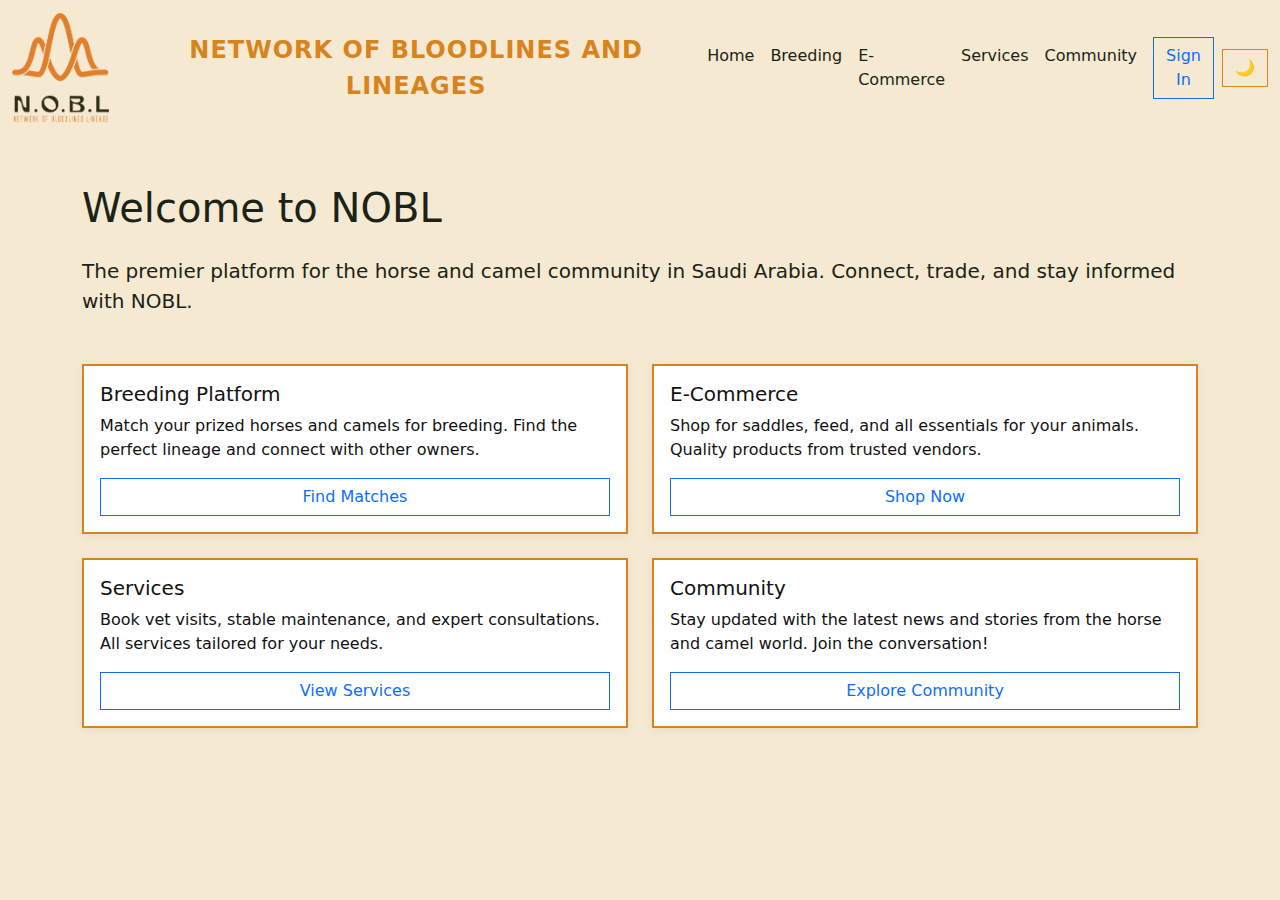
<file: index.html>
<!DOCTYPE html>
<html lang="en">
<head>
  <meta charset="UTF-8">
  <meta name="viewport" content="width=device-width, initial-scale=1.0">
  <title>NOBL - Network of Bloodlines Lineage</title>
  <link href="https://cdn.jsdelivr.net/npm/bootstrap@5.3.0/dist/css/bootstrap.min.css" rel="stylesheet">
  <link rel="stylesheet" href="css/styles.css">
</head>
<body class="light home-page">
  <nav class="navbar navbar-expand-lg nobl-navbar">
    <div class="container-fluid">
      <a class="navbar-brand d-flex align-items-center" href="index.html">
        <img src="Images/NOBL-1.png" alt="NOBL Logo" height="110" class="me-2">
      </a>
      <span class="navbar-title mx-auto fw-bold text-uppercase text-center">Network Of Bloodlines and Lineages</span>
      <button class="navbar-toggler" type="button" data-bs-toggle="collapse" data-bs-target="#navbarNav" aria-controls="navbarNav" aria-expanded="false" aria-label="Toggle navigation">
        <span class="navbar-toggler-icon"></span>
      </button>
      <div class="collapse navbar-collapse" id="navbarNav">
        <ul class="navbar-nav ms-auto mb-2 mb-lg-0">
          <li class="nav-item"><a class="nav-link active" href="index.html">Home</a></li>
          <li class="nav-item"><a class="nav-link" href="breeding.html">Breeding</a></li>
          <li class="nav-item"><a class="nav-link" href="ecommerce.html">E-Commerce</a></li>
          <li class="nav-item"><a class="nav-link" href="services.html">Services</a></li>
          <li class="nav-item"><a class="nav-link" href="community.html">Community</a></li>
          <li class="nav-item" id="manage-products-tab" style="display:none;"><a class="nav-link" href="manage-products.html">Manage Products</a></li>
          <li class="nav-item d-flex align-items-center ms-2">
            <button id="signin-btn" class="btn btn-outline-primary me-2" data-bs-toggle="modal" data-bs-target="#signinModal">Sign In</button>
            <button id="theme-toggle" class="btn btn-outline-secondary" aria-label="Toggle theme">🌙</button>
          </li>
        </ul>
      </div>
    </div>
  </nav>
  <!-- Sign In Modal -->
  <div class="modal fade" id="signinModal" tabindex="-1" aria-labelledby="signinModalLabel" aria-hidden="true">
    <div class="modal-dialog">
      <div class="modal-content">
        <div class="modal-header">
          <h5 class="modal-title" id="signinModalLabel">Sign In</h5>
          <button type="button" class="btn-close" data-bs-dismiss="modal" aria-label="Close"></button>
        </div>
        <div class="modal-body">
          <form id="signin-form">
            <div class="mb-3">
              <label for="signin-username" class="form-label">Username</label>
              <input type="text" class="form-control" id="signin-username" required placeholder="Enter your username">
            </div>
            <div class="mb-3">
              <label for="signin-password" class="form-label">Password</label>
              <input type="password" class="form-control" id="signin-password" required placeholder="Enter your password">
              <span class="forgot-link">Forgot password?</span>
            </div>
            <div id="signin-error" class="text-danger mb-2 d-none">Invalid username or password.</div>
            <button type="submit" class="btn btn-primary w-100">Sign In</button>
          </form>
        </div>
      </div>
    </div>
  </div>
  <main class="container py-5">
    <h1 class="mb-4">Welcome to NOBL</h1>
    <p class="lead">The premier platform for the horse and camel community in Saudi Arabia. Connect, trade, and stay informed with NOBL.</p>
    <div class="row row-cols-1 row-cols-md-2 g-4 mt-4">
      <div class="col">
        <div class="card nobl-card h-100">
          <div class="card-body d-flex flex-column">
            <h5 class="card-title">Breeding Platform</h5>
            <p class="card-text flex-grow-1">Match your prized horses and camels for breeding. Find the perfect lineage and connect with other owners.</p>
            <a href="#breeding" class="btn btn-outline-primary mt-auto">Find Matches</a>
          </div>
        </div>
      </div>
      <div class="col">
        <div class="card nobl-card h-100">
          <div class="card-body d-flex flex-column">
            <h5 class="card-title">E-Commerce</h5>
            <p class="card-text flex-grow-1">Shop for saddles, feed, and all essentials for your animals. Quality products from trusted vendors.</p>
            <a href="#ecommerce" class="btn btn-outline-primary mt-auto">Shop Now</a>
          </div>
        </div>
      </div>
      <div class="col">
        <div class="card nobl-card h-100">
          <div class="card-body d-flex flex-column">
            <h5 class="card-title">Services</h5>
            <p class="card-text flex-grow-1">Book vet visits, stable maintenance, and expert consultations. All services tailored for your needs.</p>
            <a href="#services" class="btn btn-outline-primary mt-auto">View Services</a>
          </div>
        </div>
      </div>
      <div class="col">
        <div class="card nobl-card h-100">
          <div class="card-body d-flex flex-column">
            <h5 class="card-title">Community</h5>
            <p class="card-text flex-grow-1">Stay updated with the latest news and stories from the horse and camel world. Join the conversation!</p>
            <a href="#community" class="btn btn-outline-primary mt-auto">Explore Community</a>
          </div>
        </div>
      </div>
    </div>
    <!-- End homepage content -->
  </main>
  <script src="https://cdn.jsdelivr.net/npm/bootstrap@5.3.0/dist/js/bootstrap.bundle.min.js"></script>
  <script src="js/main.js"></script>
</body>
</html>
</file>
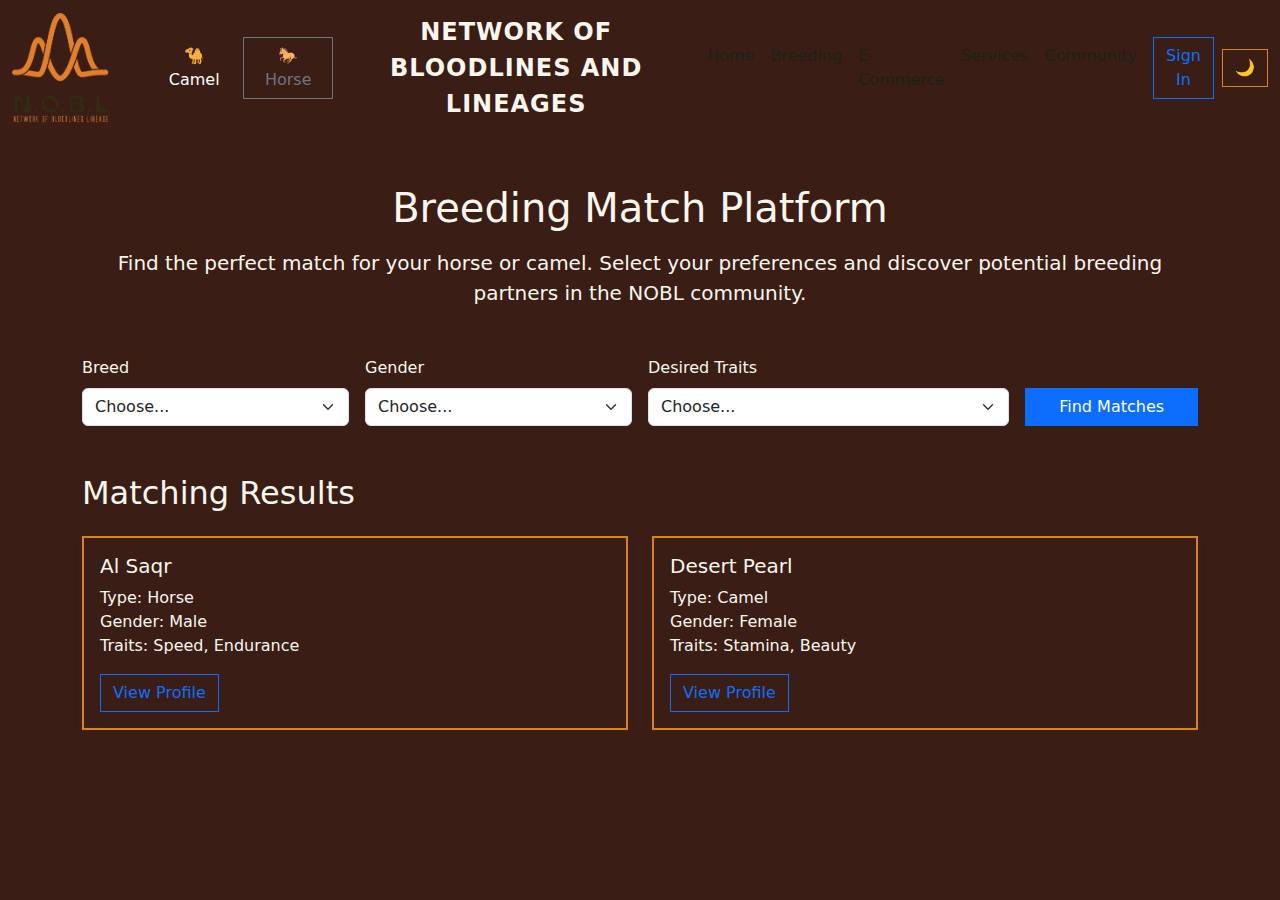
<file: breeding.html>
<!DOCTYPE html>
<html lang="en">
<head>
  <meta charset="UTF-8">
  <meta name="viewport" content="width=device-width, initial-scale=1.0">
  <title>NOBL - Breeding Platform</title>
  <link href="https://cdn.jsdelivr.net/npm/bootstrap@5.3.0/dist/css/bootstrap.min.css" rel="stylesheet">
  <link rel="stylesheet" href="css/styles.css">
</head>
<body class="light">
  <nav class="navbar navbar-expand-lg nobl-navbar">
    <div class="container-fluid">
      <a class="navbar-brand d-flex align-items-center" href="index.html">
        <img src="Images/NOBL-1.png" alt="NOBL Logo" height="110" class="me-2">
      </a>
      <div id="mode-switcher" class="d-flex align-items-center ms-3">
        <button id="camel-mode" class="btn btn-outline-secondary me-1">🐪 Camel</button>
        <button id="horse-mode" class="btn btn-outline-secondary">🐎 Horse</button>
      </div>
      <span class="navbar-title mx-auto fw-bold text-uppercase text-center">Network Of Bloodlines and Lineages</span>
      <button class="navbar-toggler" type="button" data-bs-toggle="collapse" data-bs-target="#navbarNav" aria-controls="navbarNav" aria-expanded="false" aria-label="Toggle navigation">
        <span class="navbar-toggler-icon"></span>
      </button>
      <div class="collapse navbar-collapse" id="navbarNav">
        <ul class="navbar-nav ms-auto mb-2 mb-lg-0">
          <li class="nav-item"><a class="nav-link" href="index.html">Home</a></li>
          <li class="nav-item"><a class="nav-link active" href="breeding.html">Breeding</a></li>
          <li class="nav-item"><a class="nav-link" href="ecommerce.html">E-Commerce</a></li>
          <li class="nav-item"><a class="nav-link" href="services.html">Services</a></li>
          <li class="nav-item"><a class="nav-link" href="community.html">Community</a></li>
          <li class="nav-item d-flex align-items-center ms-2">
            <button id="signin-btn" class="btn btn-outline-primary me-2" data-bs-toggle="modal" data-bs-target="#signinModal">Sign In</button>
            <button id="theme-toggle" class="btn btn-outline-secondary" aria-label="Toggle theme">🌙</button>
          </li>
        </ul>
      </div>
    </div>
  </nav>
  <!-- Sign In Modal -->
  <div class="modal fade" id="signinModal" tabindex="-1" aria-labelledby="signinModalLabel" aria-hidden="true">
    <div class="modal-dialog">
      <div class="modal-content">
        <div class="modal-header">
          <h5 class="modal-title" id="signinModalLabel">Sign In</h5>
          <button type="button" class="btn-close" data-bs-dismiss="modal" aria-label="Close"></button>
        </div>
        <div class="modal-body">
          <form id="signin-form">
            <div class="mb-3">
              <label for="signin-username" class="form-label">Username</label>
              <input type="text" class="form-control" id="signin-username" required placeholder="Enter your username">
            </div>
            <div class="mb-3">
              <label for="signin-password" class="form-label">Password</label>
              <input type="password" class="form-control" id="signin-password" required placeholder="Enter your password">
              <span class="forgot-link">Forgot password?</span>
            </div>
            <div id="signin-error" class="text-danger mb-2 d-none">Invalid username or password.</div>
            <button type="submit" class="btn btn-primary w-100">Sign In</button>
          </form>
        </div>
      </div>
    </div>
  </div>
  <main class="container py-5">
    <section class="mb-5 text-center">
      <h1 class="mb-3">Breeding Match Platform</h1>
      <p class="lead">Find the perfect match for your horse or camel. Select your preferences and discover potential breeding partners in the NOBL community.</p>
    </section>
    <section class="mb-5">
      <form id="breeding-form" class="row g-3 justify-content-center">
        <div class="col-md-3">
          <label for="breedSelect" class="form-label">Breed</label>
          <select class="form-select" id="breedSelect" required>
            <!-- Options will be populated by JS -->
          </select>
          <input type="text" class="form-control mt-2 d-none" id="otherBreedInput" placeholder="Enter breed" />
        </div>
        <div class="col-md-3">
          <label for="gender" class="form-label">Gender</label>
          <select class="form-select" id="gender" required>
            <option value="">Choose...</option>
            <option value="male">Male</option>
            <option value="female">Female</option>
          </select>
        </div>
        <div class="col-md-4">
          <label for="traitsSelect" class="form-label">Desired Traits</label>
          <select class="form-select" id="traitsSelect" required>
            <!-- Options will be populated by JS -->
          </select>
          <input type="text" class="form-control mt-2 d-none" id="otherTraitInput" placeholder="Enter trait" />
        </div>
        <div class="col-md-2 d-flex align-items-end">
          <button type="submit" class="btn btn-primary w-100">Find Matches</button>
        </div>
      </form>
    </section>
    <section>
      <h2 class="mb-4">Matching Results</h2>
      <div id="results" class="row row-cols-1 row-cols-md-2 g-4">
        <!-- Demo cards, will be replaced by JS -->
        <div class="col">
          <div class="card nobl-card h-100">
            <div class="card-body">
              <h5 class="card-title">Al Saqr</h5>
              <p class="card-text">Type: Horse<br>Gender: Male<br>Traits: Speed, Endurance</p>
              <a href="#" class="btn btn-outline-primary">View Profile</a>
            </div>
          </div>
        </div>
        <div class="col">
          <div class="card nobl-card h-100">
            <div class="card-body">
              <h5 class="card-title">Desert Pearl</h5>
              <p class="card-text">Type: Camel<br>Gender: Female<br>Traits: Stamina, Beauty</p>
              <a href="#" class="btn btn-outline-primary">View Profile</a>
            </div>
          </div>
        </div>
      </div>
    </section>
  </main>
  <script src="https://cdn.jsdelivr.net/npm/bootstrap@5.3.0/dist/js/bootstrap.bundle.min.js"></script>
  <script src="js/main.js"></script>
  <script src="js/breeding.js"></script>
</body>
</html>
</file>
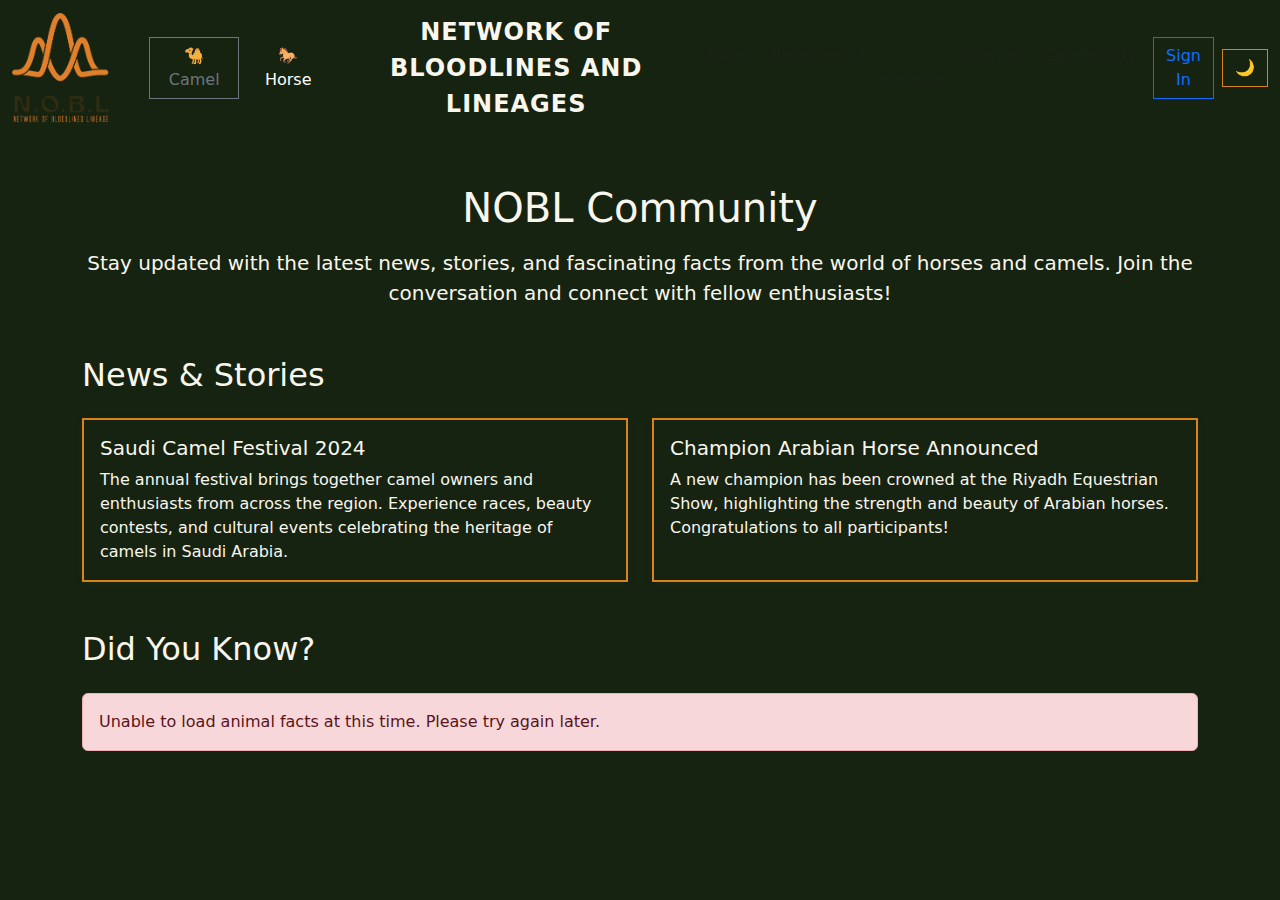
<file: community.html>
<!DOCTYPE html>
<html lang="en">
<head>
  <meta charset="UTF-8">
  <meta name="viewport" content="width=device-width, initial-scale=1.0">
  <title>NOBL - Community</title>
  <link href="https://cdn.jsdelivr.net/npm/bootstrap@5.3.0/dist/css/bootstrap.min.css" rel="stylesheet">
  <link rel="stylesheet" href="css/styles.css">
</head>
<body class="light">
  <nav class="navbar navbar-expand-lg nobl-navbar">
    <div class="container-fluid">
      <a class="navbar-brand d-flex align-items-center" href="index.html">
        <img src="Images/NOBL-1.png" alt="NOBL Logo" height="110" class="me-2">
      </a>
      <div id="mode-switcher" class="d-flex align-items-center ms-3">
        <button id="camel-mode" class="btn btn-outline-secondary me-1">🐪 Camel</button>
        <button id="horse-mode" class="btn btn-outline-secondary">🐎 Horse</button>
      </div>
      <span class="navbar-title mx-auto fw-bold text-uppercase text-center">Network Of Bloodlines and Lineages</span>
      <button class="navbar-toggler" type="button" data-bs-toggle="collapse" data-bs-target="#navbarNav" aria-controls="navbarNav" aria-expanded="false" aria-label="Toggle navigation">
        <span class="navbar-toggler-icon"></span>
      </button>
      <div class="collapse navbar-collapse" id="navbarNav">
        <ul class="navbar-nav ms-auto mb-2 mb-lg-0">
          <li class="nav-item"><a class="nav-link" href="index.html">Home</a></li>
          <li class="nav-item"><a class="nav-link" href="breeding.html">Breeding</a></li>
          <li class="nav-item"><a class="nav-link" href="ecommerce.html">E-Commerce</a></li>
          <li class="nav-item"><a class="nav-link" href="services.html">Services</a></li>
          <li class="nav-item"><a class="nav-link active" href="community.html">Community</a></li>
          <li class="nav-item d-flex align-items-center ms-2">
            <button id="signin-btn" class="btn btn-outline-primary me-2" data-bs-toggle="modal" data-bs-target="#signinModal">Sign In</button>
            <button id="theme-toggle" class="btn btn-outline-secondary" aria-label="Toggle theme">🌙</button>
          </li>
        </ul>
      </div>
    </div>
  </nav>
  <!-- Sign In Modal -->
  <div class="modal fade" id="signinModal" tabindex="-1" aria-labelledby="signinModalLabel" aria-hidden="true">
    <div class="modal-dialog">
      <div class="modal-content">
        <div class="modal-header">
          <h5 class="modal-title" id="signinModalLabel">Sign In</h5>
          <button type="button" class="btn-close" data-bs-dismiss="modal" aria-label="Close"></button>
        </div>
        <div class="modal-body">
          <form id="signin-form">
            <div class="mb-3">
              <label for="signin-username" class="form-label">Username</label>
              <input type="text" class="form-control" id="signin-username" required placeholder="Enter your username">
            </div>
            <div class="mb-3">
              <label for="signin-password" class="form-label">Password</label>
              <input type="password" class="form-control" id="signin-password" required placeholder="Enter your password">
              <span class="forgot-link">Forgot password?</span>
            </div>
            <div id="signin-error" class="text-danger mb-2 d-none">Invalid username or password.</div>
            <button type="submit" class="btn btn-primary w-100">Sign In</button>
          </form>
        </div>
      </div>
    </div>
  </div>
  <main class="container py-5">
    <section class="mb-5 text-center">
      <h1 class="mb-3">NOBL Community</h1>
      <p class="lead">Stay updated with the latest news, stories, and fascinating facts from the world of horses and camels. Join the conversation and connect with fellow enthusiasts!</p>
    </section>
    <section class="mb-5">
      <h2 class="mb-4">News & Stories</h2>
      <div class="row row-cols-1 row-cols-md-2 g-4">
        <div class="col">
          <div class="card nobl-card h-100">
            <div class="card-body">
              <h5 class="card-title">Saudi Camel Festival 2024</h5>
              <p class="card-text">The annual festival brings together camel owners and enthusiasts from across the region. Experience races, beauty contests, and cultural events celebrating the heritage of camels in Saudi Arabia.</p>
            </div>
          </div>
        </div>
        <div class="col">
          <div class="card nobl-card h-100">
            <div class="card-body">
              <h5 class="card-title">Champion Arabian Horse Announced</h5>
              <p class="card-text">A new champion has been crowned at the Riyadh Equestrian Show, highlighting the strength and beauty of Arabian horses. Congratulations to all participants!</p>
            </div>
          </div>
        </div>
      </div>
    </section>
    <section>
      <h2 class="mb-4">Did You Know?</h2>
      <div id="facts-container" class="row row-cols-1 row-cols-md-2 g-4">
        <div class="col" id="loading-fact">
          <div class="card nobl-card h-100 text-center p-4">
            <div class="spinner-border text-primary mb-3" role="status">
              <span class="visually-hidden">Loading...</span>
            </div>
            <p>Loading animal facts...</p>
          </div>
        </div>
      </div>
      <div id="fact-error" class="alert alert-danger mt-4 d-none" role="alert">
        Unable to load animal facts at this time. Please try again later.
      </div>
    </section>
  </main>
  <script src="https://cdn.jsdelivr.net/npm/bootstrap@5.3.0/dist/js/bootstrap.bundle.min.js"></script>
  <script src="js/main.js"></script>
  <script src="js/community.js"></script>
</body>
</html>
</file>
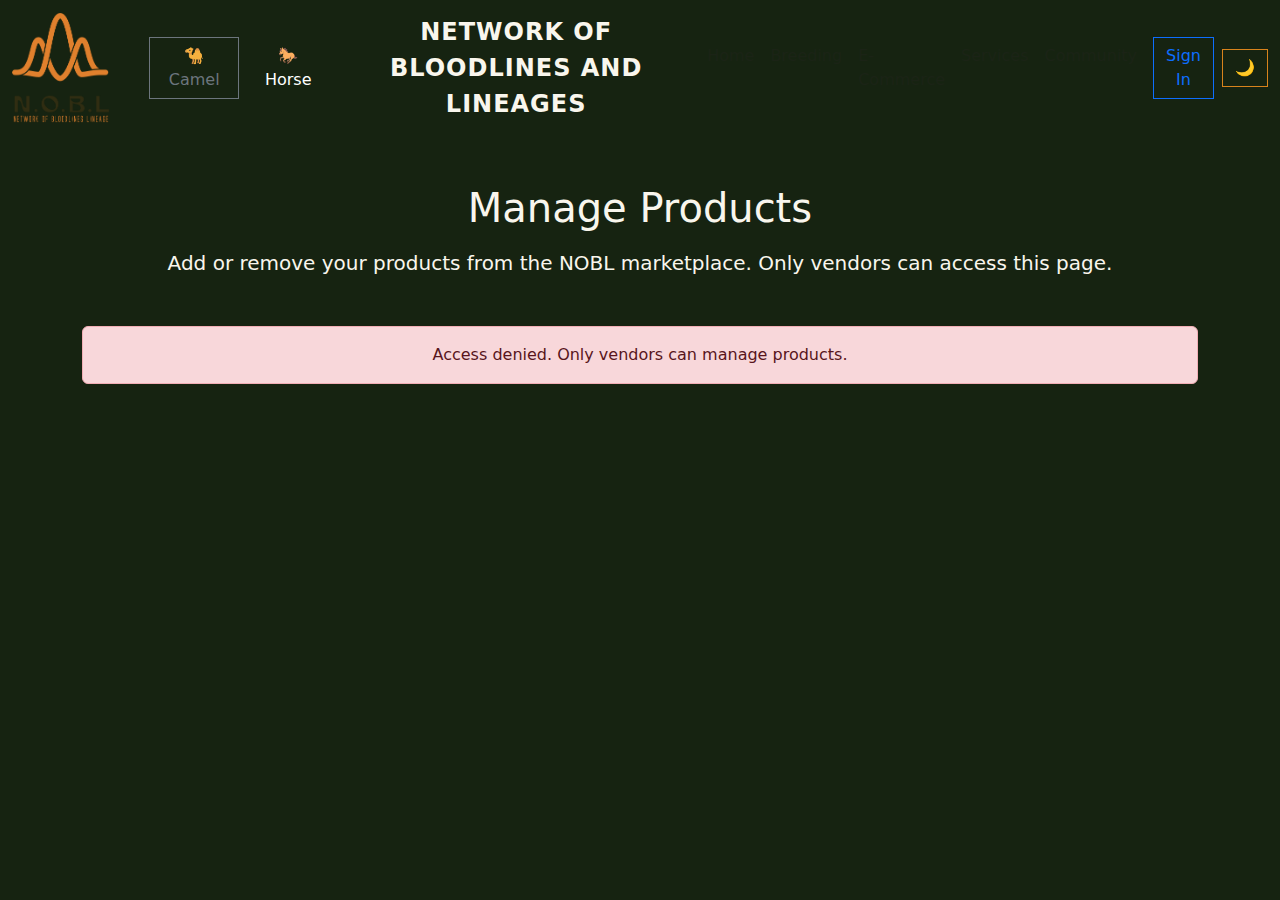
<file: manage-products.html>
<!DOCTYPE html>
<html lang="en">
<head>
  <meta charset="UTF-8">
  <meta name="viewport" content="width=device-width, initial-scale=1.0">
  <title>NOBL - Manage Products</title>
  <link href="https://cdn.jsdelivr.net/npm/bootstrap@5.3.0/dist/css/bootstrap.min.css" rel="stylesheet">
  <link rel="stylesheet" href="css/styles.css">
</head>
<body class="light">
  <nav class="navbar navbar-expand-lg nobl-navbar">
    <div class="container-fluid">
      <a class="navbar-brand d-flex align-items-center" href="index.html">
        <img src="Images/NOBL-1.png" alt="NOBL Logo" height="110" class="me-2">
      </a>
      <div id="mode-switcher" class="d-flex align-items-center ms-3">
        <button id="camel-mode" class="btn btn-outline-secondary me-1">🐪 Camel</button>
        <button id="horse-mode" class="btn btn-outline-secondary">🐎 Horse</button>
      </div>
      <span class="navbar-title mx-auto fw-bold text-uppercase text-center">Network Of Bloodlines and Lineages</span>
      <button class="navbar-toggler" type="button" data-bs-toggle="collapse" data-bs-target="#navbarNav" aria-controls="navbarNav" aria-expanded="false" aria-label="Toggle navigation">
        <span class="navbar-toggler-icon"></span>
      </button>
      <div class="collapse navbar-collapse" id="navbarNav">
        <ul class="navbar-nav ms-auto mb-2 mb-lg-0">
          <li class="nav-item"><a class="nav-link" href="index.html">Home</a></li>
          <li class="nav-item"><a class="nav-link" href="breeding.html">Breeding</a></li>
          <li class="nav-item"><a class="nav-link" href="ecommerce.html">E-Commerce</a></li>
          <li class="nav-item"><a class="nav-link" href="services.html">Services</a></li>
          <li class="nav-item"><a class="nav-link" href="community.html">Community</a></li>
          <li class="nav-item" id="manage-products-tab" style="display:none;"><a class="nav-link active" href="manage-products.html">Manage Products</a></li>
          <li class="nav-item d-flex align-items-center ms-2">
            <button id="signin-btn" class="btn btn-outline-primary me-2" data-bs-toggle="modal" data-bs-target="#signinModal">Sign In</button>
            <button id="theme-toggle" class="btn btn-outline-secondary" aria-label="Toggle theme">🌙</button>
          </li>
        </ul>
      </div>
    </div>
  </nav>
  <!-- Sign In Modal (reuse from other pages) -->
  <div class="modal fade" id="signinModal" tabindex="-1" aria-labelledby="signinModalLabel" aria-hidden="true">
    <div class="modal-dialog">
      <div class="modal-content">
        <div class="modal-header">
          <h5 class="modal-title" id="signinModalLabel">Sign In</h5>
          <button type="button" class="btn-close" data-bs-dismiss="modal" aria-label="Close"></button>
        </div>
        <div class="modal-body">
          <form id="signin-form">
            <div class="mb-3">
              <label for="signin-username" class="form-label">Username</label>
              <input type="text" class="form-control" id="signin-username" required placeholder="Enter your username">
            </div>
            <div class="mb-3">
              <label for="signin-password" class="form-label">Password</label>
              <input type="password" class="form-control" id="signin-password" required placeholder="Enter your password">
              <span class="forgot-link">Forgot password?</span>
            </div>
            <div id="signin-error" class="text-danger mb-2 d-none">Invalid username or password.</div>
            <button type="submit" class="btn btn-primary w-100">Sign In</button>
          </form>
        </div>
      </div>
    </div>
  </div>
  <main class="container py-5">
    <section class="mb-5 text-center">
      <h1 class="mb-3">Manage Products</h1>
      <p class="lead">Add or remove your products from the NOBL marketplace. Only vendors can access this page.</p>
    </section>
    <div id="vendor-access" style="display:none;">
      <div class="mb-3" id="add-product-bar">
        <button class="btn btn-primary" data-bs-toggle="modal" data-bs-target="#addProductModal">Add Product</button>
      </div>
      <div class="row row-cols-1 row-cols-md-3 g-4" id="manage-products-grid">
        <!-- Product cards will be rendered here by manage-products.js -->
      </div>
    </div>
    <div id="access-denied" class="alert alert-danger text-center" style="display:none;">
      Access denied. Only vendors can manage products.
    </div>
    <!-- Add Product Modal (reuse from ecommerce.html) -->
    <div class="modal fade" id="addProductModal" tabindex="-1" aria-labelledby="addProductModalLabel" aria-hidden="true">
      <div class="modal-dialog">
        <div class="modal-content">
          <div class="modal-header">
            <h5 class="modal-title" id="addProductModalLabel">Add Product</h5>
            <button type="button" class="btn-close" data-bs-dismiss="modal" aria-label="Close"></button>
          </div>
          <div class="modal-body">
            <form id="add-product-form">
              <div class="mb-3">
                <label for="product-name" class="form-label">Product Name</label>
                <input type="text" class="form-control" id="product-name" required>
              </div>
              <div class="mb-3">
                <label for="product-desc" class="form-label">Description</label>
                <textarea class="form-control" id="product-desc" required></textarea>
              </div>
              <div class="mb-3">
                <label for="product-price" class="form-label">Price</label>
                <input type="number" class="form-control" id="product-price" required min="0">
              </div>
              <div class="mb-3">
                <label for="product-image" class="form-label">Image URL</label>
                <input type="url" class="form-control" id="product-image" required>
              </div>
              <div class="mb-3">
                <label for="product-type" class="form-label">Type</label>
                <select class="form-select" id="product-type" required>
                  <option value="camel">Camel</option>
                  <option value="horse">Horse</option>
                </select>
              </div>
              <button type="submit" class="btn btn-primary w-100">Add Product</button>
            </form>
          </div>
        </div>
      </div>
    </div>
  </main>
  <script src="https://cdn.jsdelivr.net/npm/bootstrap@5.3.0/dist/js/bootstrap.bundle.min.js"></script>
  <script src="js/main.js"></script>
  <script src="js/manage-products.js"></script>
</body>
</html>
</file>
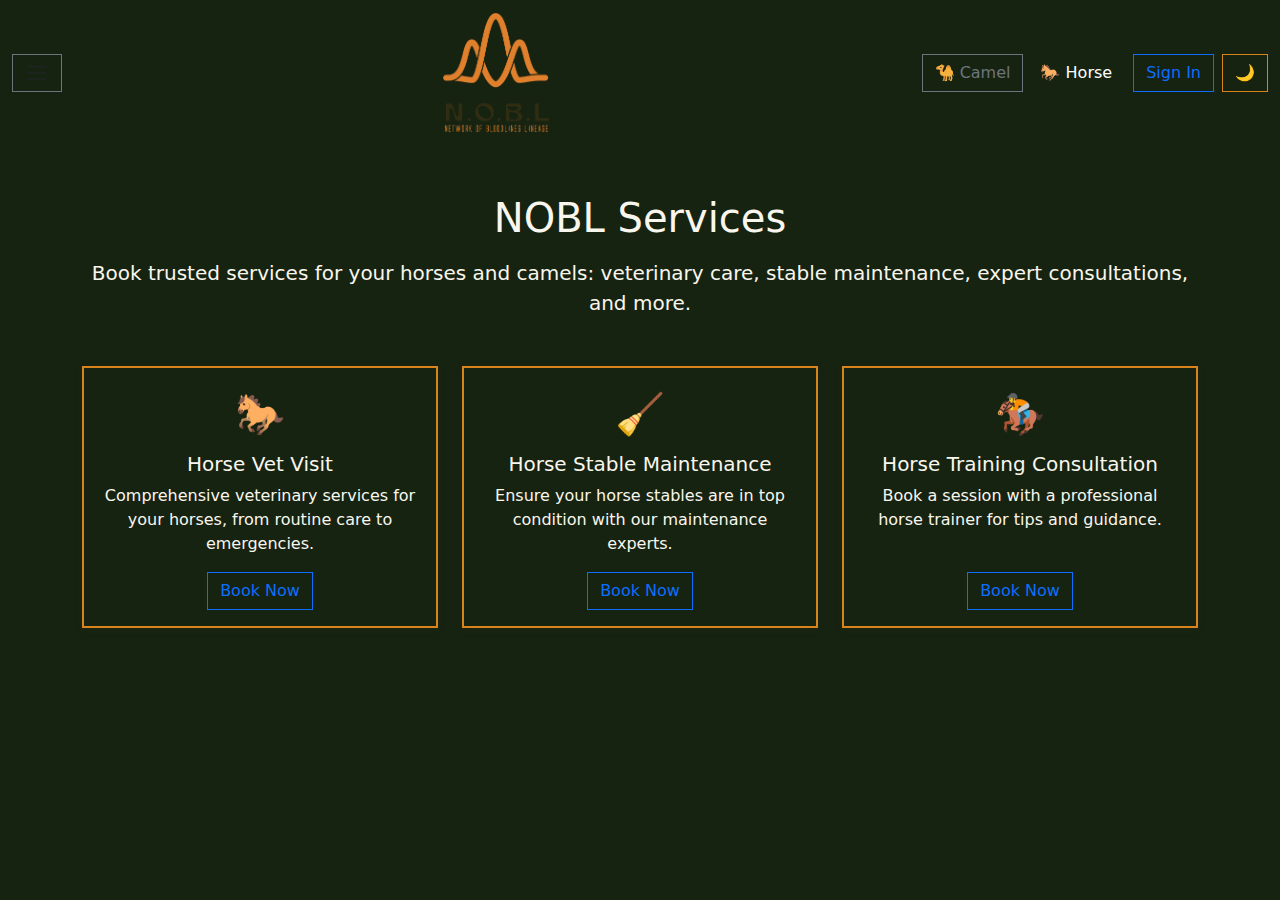
<file: services.html>
<!DOCTYPE html>
<html lang="en">
<head>
  <meta charset="UTF-8">
  <meta name="viewport" content="width=device-width, initial-scale=1.0">
  <title>NOBL - Services</title>
  <link href="https://cdn.jsdelivr.net/npm/bootstrap@5.3.0/dist/css/bootstrap.min.css" rel="stylesheet">
  <link rel="stylesheet" href="css/styles.css">
</head>
<body class="light">
  <nav class="navbar navbar-expand-lg nobl-navbar">
    <div class="container-fluid">
      <button class="btn btn-outline-secondary me-2" type="button" data-bs-toggle="offcanvas" data-bs-target="#mainSidebar" aria-controls="mainSidebar" aria-label="Open menu">
        <span class="navbar-toggler-icon"></span>
      </button>
      <div class="mx-auto text-center flex-grow-1">
        <a class="navbar-brand d-flex justify-content-center align-items-center mx-auto" href="index.html">
          <img src="Images/NOBL-1.png" alt="NOBL Logo" height="120">
        </a>
      </div>
      <div class="ms-auto d-flex align-items-center">
        <div id="mode-switcher" class="d-flex align-items-center me-2">
          <button id="camel-mode" class="btn btn-outline-secondary me-1">🐪 Camel</button>
          <button id="horse-mode" class="btn btn-outline-secondary">🐎 Horse</button>
        </div>
        <button id="signin-btn" class="btn btn-outline-primary me-2" data-bs-toggle="modal" data-bs-target="#signinModal">Sign In</button>
        <span id="user-display"></span>
        <button id="theme-toggle" class="btn btn-outline-secondary" aria-label="Toggle theme">🌙</button>
      </div>
    </div>
  </nav>
  <!-- Sidebar Offcanvas -->
  <div class="offcanvas offcanvas-start" tabindex="-1" id="mainSidebar" aria-labelledby="mainSidebarLabel">
    <div class="offcanvas-header">
      <h5 class="offcanvas-title" id="mainSidebarLabel">Menu</h5>
      <button type="button" class="btn-close" data-bs-dismiss="offcanvas" aria-label="Close"></button>
    </div>
    <div class="offcanvas-body">
      <ul class="nav flex-column">
        <li class="nav-item"><a class="nav-link" href="breeding.html">Breeding</a></li>
        <li class="nav-item"><a class="nav-link" href="ecommerce.html">E-Commerce</a></li>
        <li class="nav-item"><a class="nav-link" href="services.html">Services</a></li>
        <li class="nav-item"><a class="nav-link" href="community.html">Community</a></li>
        <li class="nav-item"><a class="nav-link" href="animal-market.html">Buy & Sell Animals</a></li>
        <li class="nav-item" id="sidebar-manage-products" style="display:none;"><a class="nav-link" href="manage-products.html">Manage Products</a></li>
      </ul>
    </div>
  </div>
  <!-- Sign In Modal -->
  <div class="modal fade" id="signinModal" tabindex="-1" aria-labelledby="signinModalLabel" aria-hidden="true">
    <div class="modal-dialog">
      <div class="modal-content">
        <div class="modal-header">
          <h5 class="modal-title" id="signinModalLabel">Sign In</h5>
          <button type="button" class="btn-close" data-bs-dismiss="modal" aria-label="Close"></button>
        </div>
        <div class="modal-body">
          <form id="signin-form">
            <div class="mb-3">
              <label for="signin-username" class="form-label">Username</label>
              <input type="text" class="form-control" id="signin-username" required placeholder="Enter your username">
            </div>
            <div class="mb-3">
              <label for="signin-password" class="form-label">Password</label>
              <input type="password" class="form-control" id="signin-password" required placeholder="Enter your password">
              <span class="forgot-link">Forgot password?</span>
            </div>
            <div id="signin-error" class="text-danger mb-2 d-none">Invalid username or password.</div>
            <button type="submit" class="btn btn-primary w-100">Sign In</button>
          </form>
        </div>
      </div>
    </div>
  </div>
  <main class="container py-5">
    <section class="mb-5 text-center">
      <h1 class="mb-3">NOBL Services</h1>
      <p class="lead">Book trusted services for your horses and camels: veterinary care, stable maintenance, expert consultations, and more.</p>
    </section>
    <section>
      <div class="row row-cols-1 row-cols-md-3 g-4" id="services-grid">
        <!-- Service cards will be rendered here by services.js -->
      </div>
    </section>
  </main>
  <script src="https://cdn.jsdelivr.net/npm/bootstrap@5.3.0/dist/js/bootstrap.bundle.min.js"></script>
  <script src="js/main.js"></script>
  <script src="js/services.js"></script>
</body>
</html>
</file>
<file: css/styles.css>
:root {
  --nobl-orange: #D8831C;
  --nobl-dark: #1B2316;
  --nobl-cream: #F5E9D2;
  --nobl-brown: #3a1d15;
  --nobl-olive: #162311;
  --nobl-offwhite: #F9F6ED;
}
body.light {
  background: var(--nobl-cream);
  color: var(--nobl-dark);
  transition: background 0.4s, color 0.4s;
}
body.dark {
  background: var(--nobl-dark);
  color: var(--nobl-offwhite);
  transition: background 0.4s, color 0.4s;
}
body.camel-mode {
  background: var(--nobl-brown);
  color: var(--nobl-offwhite);
  transition: background 0.4s, color 0.4s;
}
body.horse-mode {
  background: var(--nobl-olive);
  color: var(--nobl-offwhite);
  transition: background 0.4s, color 0.4s;
}
body.home-page.light {
  background: var(--nobl-cream);
  color: var(--nobl-dark);
}
body.home-page.dark {
  background: #111;
  color: #fff;
}
body.home-page.light .nobl-navbar {
  background: var(--nobl-cream) !important;
  color: var(--nobl-dark) !important;
}
body.home-page.dark .nobl-navbar,
body.home-page.dark.camel-mode .nobl-navbar,
body.home-page.dark.horse-mode .nobl-navbar {
  background: #111 !important;
  color: #fff !important;
}
body.home-page .nobl-card {
  background: #fff;
  border: 2px solid var(--nobl-orange);
  color: #111;
  transition: box-shadow 0.4s, transform 0.4s, background 0.4s;
}
body.home-page.dark .nobl-card {
  background: #222;
  border: 2px solid var(--nobl-orange);
  color: #fff;
}
body.home-page .nobl-card:hover {
  box-shadow: 0 8px 24px rgba(216, 131, 28, 0.18);
  transform: translateY(-8px) scale(1.03) rotateY(2deg);
  background: var(--nobl-cream);
}
body.home-page.dark .nobl-card:hover {
  background: #333;
}
body.home-page .navbar-title {
  color: var(--nobl-orange);
}
body.home-page.dark .navbar-title {
  color: var(--nobl-orange);
}
body.light .nobl-navbar {
  background: var(--nobl-cream) !important;
  color: var(--nobl-dark) !important;
}
body.dark .nobl-navbar {
  background: #111 !important;
  color: #fff !important;
}
body.camel-mode .nobl-navbar {
  background: var(--nobl-brown) !important;
  color: var(--nobl-offwhite) !important;
}
body.horse-mode .nobl-navbar {
  background: var(--nobl-olive) !important;
  color: var(--nobl-offwhite) !important;
}
body.dark.camel-mode .nobl-navbar {
  background: var(--nobl-brown) !important;
  color: var(--nobl-offwhite) !important;
}
body.dark.horse-mode .nobl-navbar {
  background: var(--nobl-olive) !important;
  color: var(--nobl-offwhite) !important;
}
body.camel-mode .nobl-navbar,
body.horse-mode .nobl-navbar {
  /* removed: background: var(--nobl-cream) !important; color: var(--nobl-dark) !important; */
}
body.dark.camel-mode .nobl-navbar,
body.dark.horse-mode .nobl-navbar {
  /* removed: background: #111 !important; color: #fff !important; */
}
.navbar-brand span {
  font-weight: bold;
  color: var(--nobl-orange);
  letter-spacing: 2px;
}
.nav-link {
  color: var(--nobl-dark) !important;
  transition: color 0.3s;
}
body.dark .nav-link {
  color: var(--nobl-offwhite) !important;
}
#theme-toggle {
  border-color: var(--nobl-orange);
  color: var(--nobl-orange);
  background: transparent;
  transition: background 0.3s, color 0.3s, border-color 0.3s;
}
#theme-toggle:hover {
  background: var(--nobl-orange);
  color: var(--nobl-cream);
}
body.dark #theme-toggle {
  color: var(--nobl-orange);
  border-color: var(--nobl-orange);
  background: transparent;
}
body.dark #theme-toggle:hover {
  background: var(--nobl-orange);
  color: var(--nobl-dark);
}
.nobl-card {
  border: 1px solid var(--nobl-brown);
  background: var(--nobl-cream);
  transition: box-shadow 0.4s, transform 0.4s, background 0.4s;
  box-shadow: 0 2px 8px rgba(107, 74, 43, 0.08);
  border-radius: 0 !important;
}
.nobl-card:hover {
  box-shadow: 0 8px 24px rgba(216, 131, 28, 0.18);
  transform: translateY(-8px) scale(1.03) rotateY(2deg);
  background: var(--nobl-offwhite);
}
body.dark .nobl-card {
  background: var(--nobl-dark);
  border-color: var(--nobl-orange);
  color: var(--nobl-offwhite);
}
body.dark .nobl-card:hover {
  background: var(--nobl-brown);
  box-shadow: 0 8px 24px rgba(216, 131, 28, 0.22);
}
.camel-mode .nobl-card {
  background: var(--nobl-brown);
  border: 2px solid var(--nobl-orange);
  color: var(--nobl-offwhite);
  transition: background 0.4s, color 0.4s;
  border-radius: 0 !important;
}
.horse-mode .nobl-card {
  background: var(--nobl-olive);
  border: 2px solid var(--nobl-orange);
  color: var(--nobl-offwhite);
  transition: background 0.4s, color 0.4s;
  border-radius: 0 !important;
}
body.dark .camel-mode .nobl-card, body.dark .horse-mode .nobl-card {
  background: var(--nobl-brown);
  border-color: var(--nobl-orange);
  color: var(--nobl-offwhite);
}
body.dark .camel-mode .nobl-card:hover, body.dark .horse-mode .nobl-card:hover {
  background: var(--nobl-brown);
  box-shadow: 0 8px 24px rgba(216, 131, 28, 0.22);
}
.navbar-title {
  font-size: 1.2rem;
  letter-spacing: 1px;
  color: var(--nobl-brown);
  max-width: 60vw;
  white-space: normal;
}
@media (min-width: 768px) {
  .navbar-title {
    font-size: 1.5rem;
  }
}
body.dark .navbar-title {
  color: var(--nobl-offwhite);
}
.camel-mode .navbar-title, .horse-mode .navbar-title {
  color: var(--nobl-offwhite);
}
#mode-switcher .btn.active, #mode-switcher .btn:active {
  color: #fff !important;
  background: var(--nobl-brown);
  border-color: var(--nobl-brown);
}
body.horse-mode #mode-switcher .btn.active, body.horse-mode #mode-switcher .btn:active {
  background: var(--nobl-olive);
  border-color: var(--nobl-olive);
}
#mode-switcher .btn {
  min-width: 90px;
  transition: background 0.3s, color 0.3s, border-color 0.3s;
  border-radius: 0 !important;
}
.btn, .btn-outline-primary, .btn-outline-secondary, .btn-primary {
  border-radius: 0 !important;
}
.modal-content {
  background: var(--nobl-cream);
  color: var(--nobl-dark);
  border-radius: 0 !important;
  border: 2px solid var(--nobl-orange);
}
body.dark .modal-content {
  background: #111;
  color: #fff;
}
.modal-header {
  border-bottom: 1px solid var(--nobl-orange);
}
.modal-title {
  color: var(--nobl-orange);
}
#signin-form .form-label {
  font-weight: 500;
}
#signin-form .btn-primary {
  background: var(--nobl-orange);
  border-color: var(--nobl-orange);
  color: #fff;
  font-weight: bold;
}
#signin-form .btn-primary:hover {
  background: #b96a17;
  border-color: #b96a17;
}
#signin-form .form-control {
  border-radius: 0 !important;
  border: 1.5px solid var(--nobl-orange);
}
#signin-form .form-control:focus {
  border-color: var(--nobl-orange);
  box-shadow: 0 0 0 0.2rem rgba(216,131,28,0.15);
}
#signin-form .forgot-link {
  display: block;
  margin-top: 0.5rem;
  color: var(--nobl-orange);
  text-decoration: underline;
  font-size: 0.95rem;
  cursor: pointer;
}

/* Hamburger menu styling for home page */
body.home-page .btn[data-bs-toggle="offcanvas"] {
  background: var(--nobl-cream);
  border: 2px solid var(--nobl-orange);
  color: var(--nobl-orange);
  border-radius: 0 !important;
  transition: background 0.3s, color 0.3s, border-color 0.3s;
}
body.home-page .btn[data-bs-toggle="offcanvas"]:hover,
body.home-page .btn[data-bs-toggle="offcanvas"]:focus {
  background: var(--nobl-orange);
  color: var(--nobl-cream);
  border-color: var(--nobl-orange);
}
body.home-page.dark .btn[data-bs-toggle="offcanvas"] {
  background: #111;
  border: 2px solid var(--nobl-orange);
  color: var(--nobl-orange);
}
body.home-page.dark .btn[data-bs-toggle="offcanvas"]:hover,
body.home-page.dark .btn[data-bs-toggle="offcanvas"]:focus {
  background: var(--nobl-orange);
  color: #111;
  border-color: var(--nobl-orange);
}

/* Sidebar offcanvas menu styling for all pages */
#mainSidebar.offcanvas {
  background: var(--nobl-cream) !important;
  color: var(--nobl-dark) !important;
  border-radius: 0 !important;
}
body.dark #mainSidebar.offcanvas {
  background: #111 !important;
  color: #fff !important;
}
#mainSidebar .offcanvas-header {
  background: var(--nobl-cream) !important;
  border-bottom: 2px solid var(--nobl-orange) !important;
  border-radius: 0 !important;
}
body.dark #mainSidebar .offcanvas-header {
  background: #111 !important;
  border-bottom: 2px solid var(--nobl-orange) !important;
}
#mainSidebar .offcanvas-title {
  color: var(--nobl-orange) !important;
  font-weight: bold;
}
#mainSidebar .btn-close {
  filter: invert(44%) sepia(92%) saturate(1200%) hue-rotate(2deg) brightness(1.1);
}
#mainSidebar .offcanvas-body {
  background: transparent !important;
  color: inherit !important;
}
#mainSidebar .nav-link {
  color: var(--nobl-dark) !important;
  border-left: 4px solid transparent;
  border-radius: 0 !important;
  font-weight: 500;
  transition: background 0.3s, color 0.3s, border-color 0.3s;
}
#mainSidebar .nav-link:hover,
#mainSidebar .nav-link:focus {
  background: var(--nobl-orange) !important;
  color: var(--nobl-cream) !important;
  border-left: 4px solid var(--nobl-orange) !important;
}
body.dark #mainSidebar .nav-link {
  color: #fff !important;
}
body.dark #mainSidebar .nav-link:hover,
body.dark #mainSidebar .nav-link:focus {
  background: var(--nobl-orange) !important;
  color: #111 !important;
  border-left: 4px solid var(--nobl-orange) !important;
}
/* Optional: style the offcanvas backdrop for a more custom look */
.offcanvas-backdrop.show {
  background: rgba(216, 131, 28, 0.08) !important;
  backdrop-filter: blur(1px);
}
body.dark .offcanvas-backdrop.show {
  background: rgba(216, 131, 28, 0.18) !important;
}

/* Timeline grid for marketplace */
.timeline-grid {
  display: grid;
  grid-template-columns: 1fr;
  gap: 1.5rem;
  position: relative;
  margin-left: 1.5rem;
}
.timeline-grid::before {
  content: '';
  position: absolute;
  left: 0;
  top: 0;
  bottom: 0;
  width: 4px;
  background: var(--nobl-orange);
  border-radius: 2px;
}
.timeline-event {
  display: flex;
  align-items: flex-start;
  gap: 1rem;
  position: relative;
}
.timeline-event .timeline-icon {
  width: 36px;
  height: 36px;
  background: var(--nobl-orange);
  color: #fff;
  border-radius: 50%;
  display: flex;
  align-items: center;
  justify-content: center;
  font-size: 1.3rem;
  flex-shrink: 0;
  box-shadow: 0 2px 8px rgba(216,131,28,0.12);
  position: relative;
  left: -1.5rem;
  z-index: 1;
}
.timeline-event .timeline-content {
  background: var(--nobl-cream);
  border: 1.5px solid var(--nobl-orange);
  border-radius: 0.5rem;
  padding: 1rem 1.25rem;
  min-width: 0;
  flex: 1;
  box-shadow: 0 2px 8px rgba(216,131,28,0.06);
}
body.dark .timeline-event .timeline-content {
  background: #222;
  color: #fff;
  border-color: var(--nobl-orange);
}
.timeline-event .timeline-time {
  font-size: 0.95rem;
  color: #888;
  margin-top: 0.25rem;
}
@media (max-width: 600px) {
  .timeline-grid {
    margin-left: 0.75rem;
  }
  .timeline-event .timeline-icon {
    left: -0.75rem;
    width: 28px;
    height: 28px;
    font-size: 1rem;
  }
  .timeline-event .timeline-content {
    padding: 0.75rem 0.75rem;
  }
}

/* Animal news card styles */
.animal-news-card {
  border: 1.5px solid var(--nobl-orange);
  border-radius: 0.5rem;
  background: var(--nobl-cream);
  box-shadow: 0 2px 8px rgba(216,131,28,0.08);
  display: flex;
  flex-direction: column;
  height: 100%;
  transition: box-shadow 0.3s, transform 0.3s;
}
.animal-news-card:hover {
  box-shadow: 0 8px 24px rgba(216,131,28,0.18);
  transform: translateY(-4px) scale(1.02);
}
.animal-news-card img {
  width: 100%;
  height: 180px;
  object-fit: cover;
  border-top-left-radius: 0.5rem;
  border-top-right-radius: 0.5rem;
}
.animal-news-card .card-body {
  flex: 1;
  display: flex;
  flex-direction: column;
}
.animal-news-card .card-title {
  font-size: 1.1rem;
  font-weight: bold;
  color: var(--nobl-orange);
}
.animal-news-card .card-text {
  flex: 1;
  color: var(--nobl-dark);
}
.animal-news-card .btn {
  border-radius: 0 !important;
  font-weight: 500;
}
body.dark .animal-news-card {
  background: #222;
  color: #fff;
  border-color: var(--nobl-orange);
}
body.dark .animal-news-card .card-title {
  color: var(--nobl-orange);
}
body.dark .animal-news-card .card-text {
  color: #fff;
}
</file>
